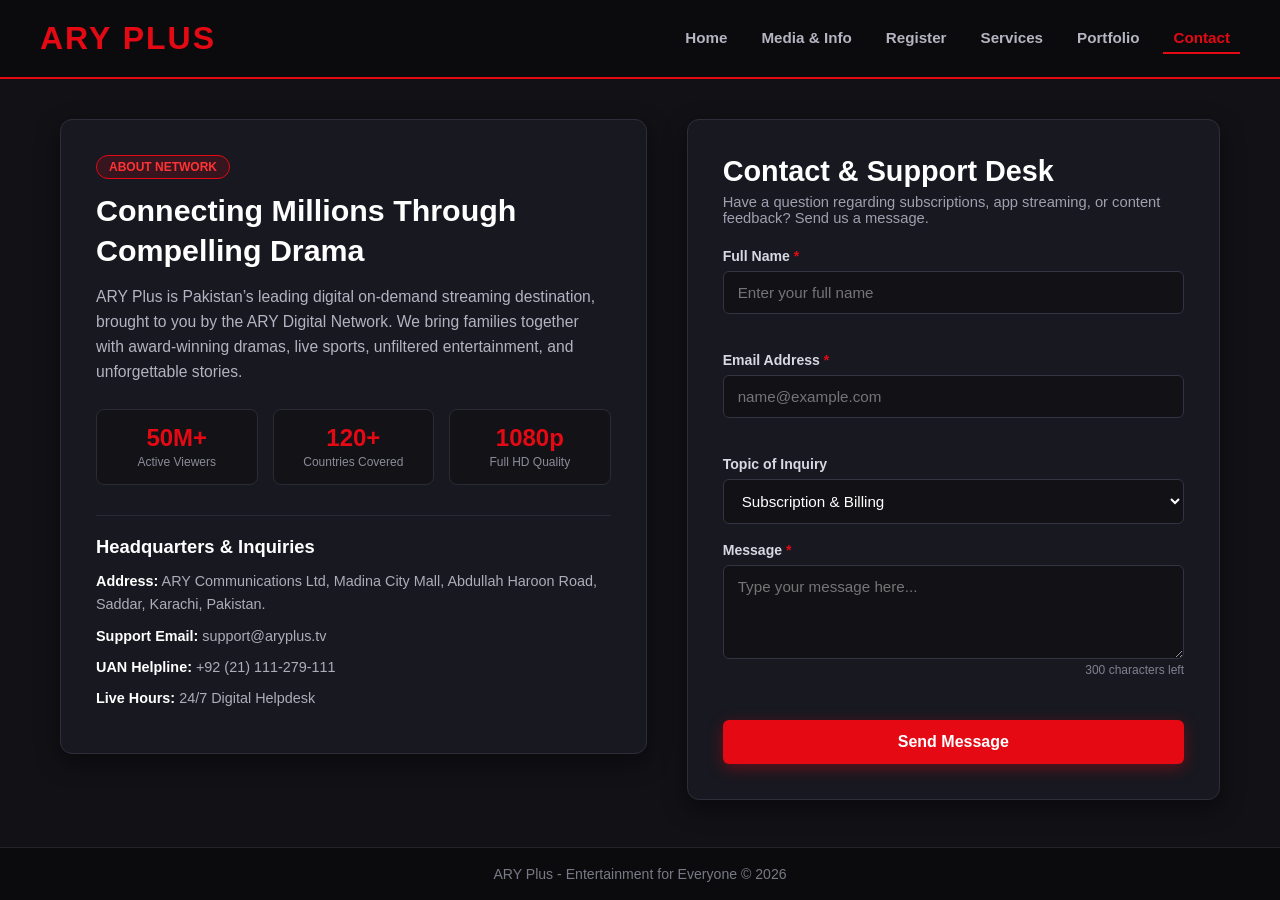
<file: ARY PLUS PROJECT(1+2)/contact.html>
<!DOCTYPE html>
<html lang="en">
<head>
    <meta charset="UTF-8">
    <meta name="viewport" content="width=device-width, initial-scale=1.0">
    <title>ARY Plus - About & Support</title>
    <link rel="stylesheet" href="contact.css">
</head>
<body>

    <header>
        <div class="nav-container">
            <h1>ARY PLUS</h1>
            <nav>
                <a href="index.html">Home</a>
                <a href="media.html">Media & Info</a>
                <a href="register.html">Register</a>
                <a href="services.html">Services</a>
                <a href="portfolio.html">Portfolio</a>
                <a href="contact.html" class="active">Contact</a>
            </nav>
        </div>
    </header>

    <main>
        <div class="contact-layout">

            <!-- ABOUT SECTION -->
            <section class="about-section">
                <span class="badge">About Network</span>
                <h2>Connecting Millions Through Compelling Drama</h2>
                <p>
                    ARY Plus is Pakistan’s leading digital on-demand streaming destination, brought to you by the ARY Digital Network. We bring families together with award-winning dramas, live sports, unfiltered entertainment, and unforgettable stories.
                </p>

                <div class="network-stats">
                    <div class="stat-box">
                        <span class="stat-number">50M+</span>
                        <span class="stat-label">Active Viewers</span>
                    </div>
                    <div class="stat-box">
                        <span class="stat-number">120+</span>
                        <span class="stat-label">Countries Covered</span>
                    </div>
                    <div class="stat-box">
                        <span class="stat-number">1080p</span>
                        <span class="stat-label">Full HD Quality</span>
                    </div>
                </div>

                <div class="contact-details">
                    <h3>Headquarters & Inquiries</h3>
                    <p><strong>Address:</strong> ARY Communications Ltd, Madina City Mall, Abdullah Haroon Road, Saddar, Karachi, Pakistan.</p>
                    <p><strong>Support Email:</strong> support@aryplus.tv</p>
                    <p><strong>UAN Helpline:</strong> +92 (21) 111-279-111</p>
                    <p><strong>Live Hours:</strong> 24/7 Digital Helpdesk</p>
                </div>
            </section>

            <!-- CONTACT FORM SECTION -->
            <section class="form-section">
                <h2>Contact & Support Desk</h2>
                <p class="form-desc">Have a question regarding subscriptions, app streaming, or content feedback? Send us a message.</p>

                <!-- DYNAMIC JAVASCRIPT ALERT BANNER -->
                <div id="statusMessage" class="status-banner" style="display: none;"></div>

                <form id="contactForm" novalidate>
                    <div class="form-group">
                        <label for="fullName">Full Name <span class="required">*</span></label>
                        <input type="text" id="fullName" placeholder="Enter your full name">
                        <small class="error-text" id="nameError"></small>
                    </div>

                    <div class="form-group">
                        <label for="userEmail">Email Address <span class="required">*</span></label>
                        <input type="email" id="userEmail" placeholder="name@example.com">
                        <small class="error-text" id="emailError"></small>
                    </div>

                    <div class="form-group">
                        <label for="inquiryType">Topic of Inquiry</label>
                        <select id="inquiryType">
                            <option value="subscription">Subscription & Billing</option>
                            <option value="technical">Video / App Technical Issue</option>
                            <option value="content">Drama Suggestion & Feedback</option>
                            <option value="press">Media & Press Inquiries</option>
                        </select>
                    </div>

                    <div class="form-group">
                        <label for="userMsg">Message <span class="required">*</span></label>
                        <textarea id="userMsg" rows="4" maxlength="300" placeholder="Type your message here..."></textarea>
                        <div class="char-count"><span id="charLeft">300</span> characters left</div>
                        <small class="error-text" id="msgError"></small>
                    </div>

                    <button type="submit" id="submitBtn" class="btn-submit">Send Message</button>
                </form>
            </section>

        </div>
    </main>

    <footer>
        <p>ARY Plus - Entertainment for Everyone © 2026</p>
    </footer>

    <!-- EXTERNAL JS SCRIPT -->
    <script src="contact.js"></script>
</body>
</html>
</file>
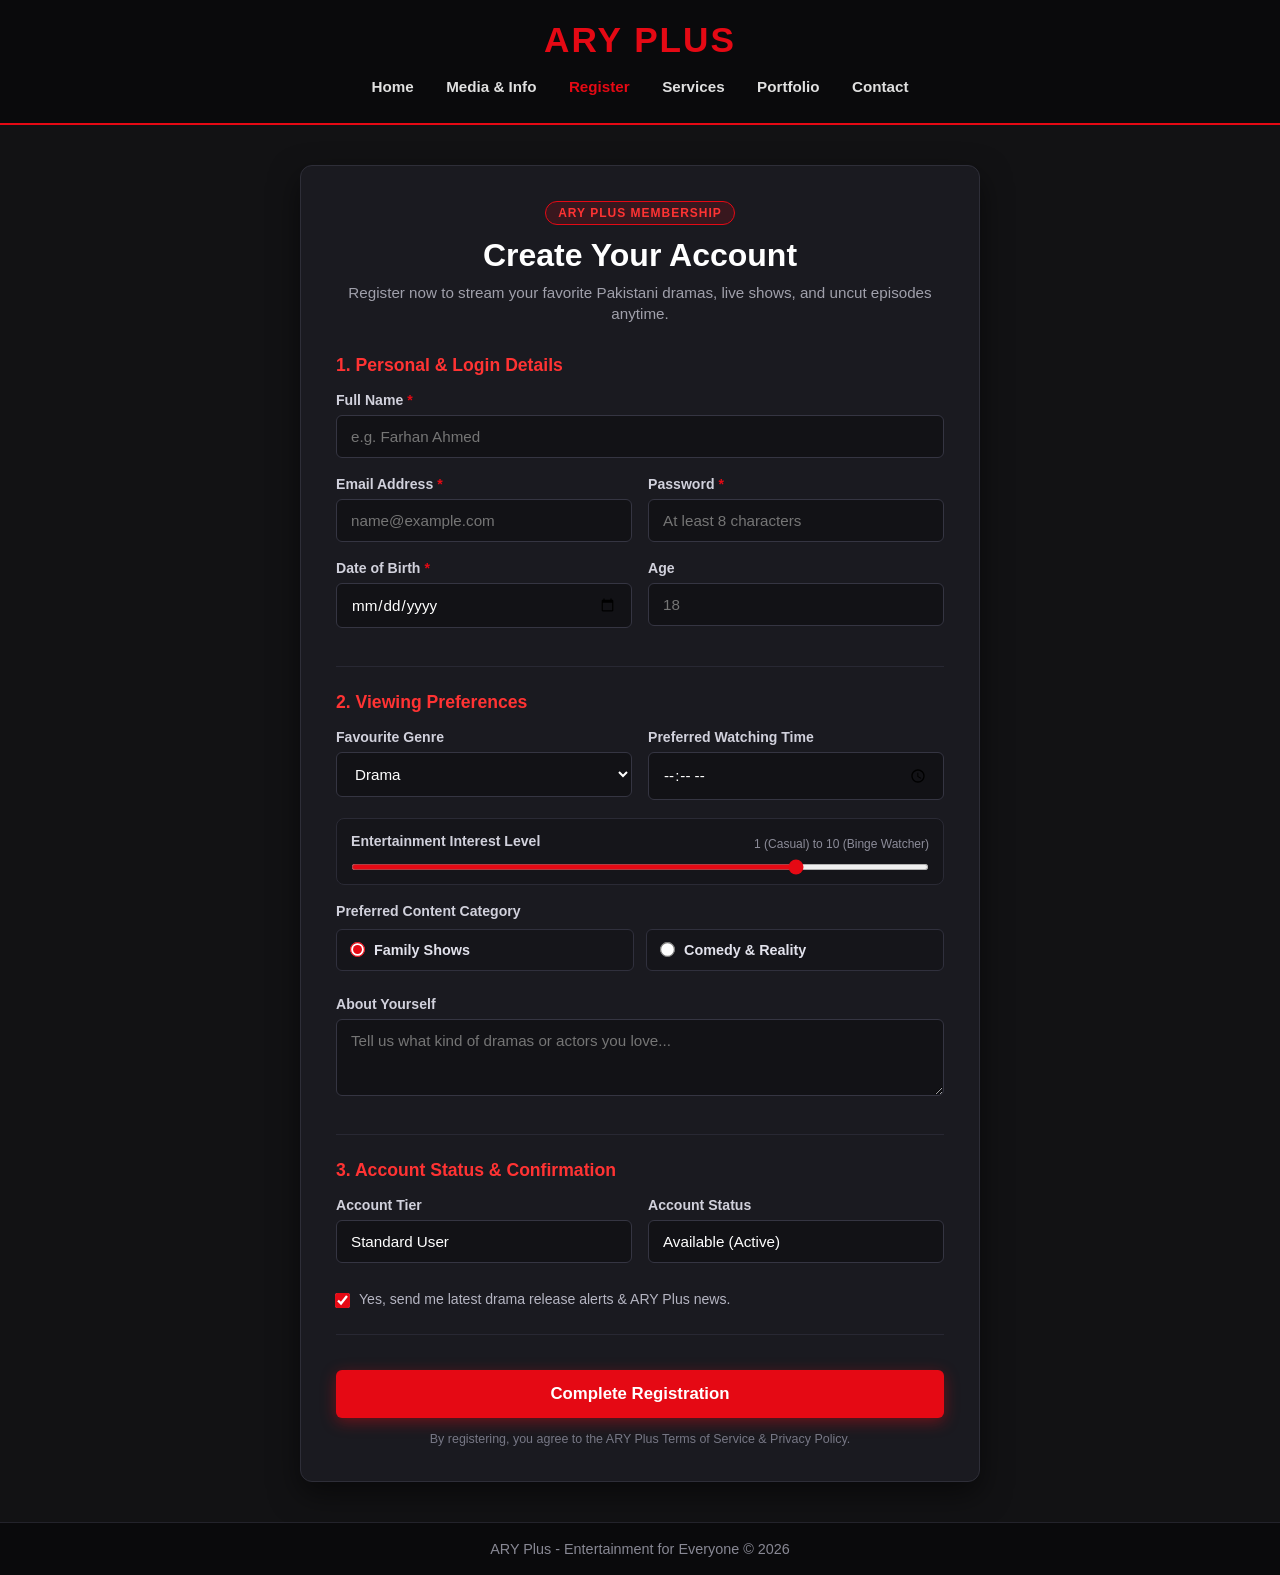
<file: ARY PLUS PROJECT(1+2)/register.html>
<!DOCTYPE html>
<html lang="en">
<head>
    <meta charset="UTF-8">
    <meta name="viewport" content="width=device-width, initial-scale=1.0">
    <title>ARY Plus - Register</title>
    <link rel="stylesheet" href="register.css">
</head>
<body>

    <header>
        <h1>ARY PLUS</h1>
        <nav>
            <a href="index.html">Home</a>
            <a href="media.html">Media & Info</a>
            <a href="register.html" class="active">Register</a>
            <a href="services.html">Services</a>
            <a href="portfolio.html">Portfolio</a>
            <a href="contact.html">Contact</a>
        </nav>
    </header>

    <main>
        <div class="register-wrapper">
            
            <!-- HEADER INFO -->
            <div class="form-header">
                <span class="badge">ARY Plus Membership</span>
                <h2>Create Your Account</h2>
                <p>Register now to stream your favorite Pakistani dramas, live shows, and uncut episodes anytime.</p>
            </div>

            <!-- REGISTRATION FORM -->
            <form class="register-form">

                <!-- SECTION 1: PERSONAL & CREDENTIALS -->
                <div class="form-section">
                    <h3 class="section-heading">1. Personal & Login Details</h3>

                    <div class="form-group">
                        <label for="name">Full Name <span class="required">*</span></label>
                        <input type="text" id="name" name="name"
                               placeholder="e.g. Farhan Ahmed"
                               required minlength="3" maxlength="40">
                    </div>

                    <div class="form-row">
                        <div class="form-group">
                            <label for="email">Email Address <span class="required">*</span></label>
                            <input type="email" id="email" name="email"
                                   placeholder="name@example.com" required>
                        </div>

                        <div class="form-group">
                            <label for="password">Password <span class="required">*</span></label>
                            <input type="password" id="password" name="password"
                                   placeholder="At least 8 characters"
                                   required minlength="8">
                        </div>
                    </div>

                    <div class="form-row">
                        <div class="form-group">
                            <label for="dob">Date of Birth <span class="required">*</span></label>
                            <input type="date" id="dob" name="dob" required>
                        </div>

                        <div class="form-group">
                            <label for="age">Age</label>
                            <input type="number" id="age" name="age" min="13" max="100" placeholder="18">
                        </div>
                    </div>
                </div>

                <!-- SECTION 2: VIEWING PREFERENCES -->
                <div class="form-section">
                    <h3 class="section-heading">2. Viewing Preferences</h3>

                    <div class="form-row">
                        <div class="form-group">
                            <label for="genre">Favourite Genre</label>
                            <select id="genre" name="genre">
                                <option value="">Choose a genre</option>
                                <option value="drama" selected>Drama</option>
                                <option value="comedy">Comedy</option>
                                <option value="romance">Romance</option>
                                <option value="thriller">Thriller</option>
                            </select>
                        </div>

                        <div class="form-group">
                            <label for="time">Preferred Watching Time</label>
                            <input type="time" id="time" name="time">
                        </div>
                    </div>

                    <div class="form-group range-group">
                        <div class="range-header">
                            <label for="interest">Entertainment Interest Level</label>
                            <span class="range-hint">1 (Casual) to 10 (Binge Watcher)</span>
                        </div>
                        <input type="range" id="interest" name="interest" min="1" max="10" value="8">
                    </div>

                    <div class="form-group">
                        <label class="group-label">Preferred Content Category</label>
                        <div class="radio-group">
                            <label class="choice-card">
                                <input type="radio" name="content" value="family" checked>
                                <span class="choice-text">Family Shows</span>
                            </label>

                            <label class="choice-card">
                                <input type="radio" name="content" value="comedy">
                                <span class="choice-text">Comedy & Reality</span>
                            </label>
                        </div>
                    </div>

                    <div class="form-group">
                        <label for="about">About Yourself</label>
                        <textarea id="about" name="about" rows="3"
                                  placeholder="Tell us what kind of dramas or actors you love..."></textarea>
                    </div>
                </div>

                <!-- SECTION 3: ACCOUNT STATUS & OPTIONS -->
                <div class="form-section">
                    <h3 class="section-heading">3. Account Status & Confirmation</h3>

                    <div class="form-row">
                        <div class="form-group">
                            <label for="username">Account Tier</label>
                            <input type="text" id="username" value="Standard User" readonly class="input-readonly">
                        </div>

                        <div class="form-group">
                            <label for="status">Account Status</label>
                            <input type="text" id="status" value="Available (Active)" disabled class="input-disabled">
                        </div>
                    </div>

                    <div class="checkbox-container">
                        <label class="choice checkbox-label">
                            <input type="checkbox" name="updates" checked>
                            <span>Yes, send me latest drama release alerts & ARY Plus news.</span>
                        </label>
                    </div>
                </div>

                <!-- SUBMIT BUTTON -->
                <button type="submit" class="submit-btn">Complete Registration</button>
                
                <p class="terms-note">
                    By registering, you agree to the ARY Plus Terms of Service & Privacy Policy.
                </p>

            </form>
        </div>
    </main>

    <footer>
        <p>ARY Plus - Entertainment for Everyone © 2026</p>
    </footer>

</body>
</html>
</file>
<file: ARY PLUS PROJECT(1+2)/contact.css>
* {
    box-sizing: border-box;
    margin: 0;
    padding: 0;
}

body {
    background-color: #111116;
    color: #ffffff;
    font-family: Arial, Helvetica, sans-serif;
    min-height: 100vh;
    display: flex;
    flex-direction: column;
}

/* RESTYLED HEADER SPECIFIC TO CONTACT */
header {
    background-color: #0b0b0e;
    border-bottom: 2px solid #e50914;
    padding: 20px 25px;
}

.nav-container {
    max-width: 1200px;
    margin: 0 auto;
    display: flex;
    justify-content: space-between;
    align-items: center;
    flex-wrap: wrap;
    gap: 15px;
}

header h1 {
    color: #e50914;
    font-size: 2rem;
    letter-spacing: 2px;
}

nav {
    display: flex;
    gap: 14px;
    flex-wrap: wrap;
}

nav a {
    color: #b5b5c2;
    text-decoration: none;
    font-size: 0.95rem;
    font-weight: bold;
    padding: 6px 10px;
    border-bottom: 2px solid transparent;
    transition: color 0.2s ease, border-color 0.2s ease;
}

nav a:hover, nav a.active {
    color: #e50914;
    border-color: #e50914;
}

/* MAIN SECTION: MIXING GRID & FLEXBOX */
main {
    flex: 1;
    max-width: 1200px;
    margin: 40px auto;
    padding: 0 20px;
    width: 100%;
}

/* CSS GRID FOR 2-COLUMN MAIN LAYOUT (Syllabus Requirement) */
.contact-layout {
    display: grid;
    grid-template-columns: 1.1fr 1fr;
    gap: 40px;
    align-items: start;
}

/* ABOUT SECTION (USES FLEXBOX INTERNALLY) */
.about-section {
    background-color: #181820;
    border: 1px solid #2e2e3b;
    border-radius: 12px;
    padding: 35px;
    box-shadow: 0 8px 24px rgba(0, 0, 0, 0.4);
}

.badge {
    display: inline-block;
    background-color: rgba(229, 9, 20, 0.15);
    color: #ff3333;
    border: 1px solid #e50914;
    font-size: 0.75rem;
    font-weight: bold;
    padding: 4px 12px;
    border-radius: 20px;
    text-transform: uppercase;
    margin-bottom: 12px;
}

.about-section h2 {
    font-size: 1.9rem;
    margin-bottom: 14px;
    line-height: 1.3;
}

.about-section p {
    color: #b3b3c2;
    font-size: 0.98rem;
    line-height: 1.6;
    margin-bottom: 25px;
}

/* FLEXBOX FOR STATS */
.network-stats {
    display: flex;
    gap: 15px;
    margin-bottom: 30px;
    flex-wrap: wrap;
}

.stat-box {
    flex: 1;
    min-width: 100px;
    background-color: #121217;
    border: 1px solid #2b2b36;
    border-radius: 8px;
    padding: 14px;
    text-align: center;
}

.stat-number {
    display: block;
    font-size: 1.5rem;
    font-weight: bold;
    color: #e50914;
}

.stat-label {
    font-size: 0.75rem;
    color: #8c8c9a;
}

.contact-details {
    border-top: 1px solid #292936;
    padding-top: 20px;
}

.contact-details h3 {
    font-size: 1.15rem;
    margin-bottom: 12px;
    color: #ffffff;
}

.contact-details p {
    font-size: 0.9rem;
    margin-bottom: 8px;
    color: #adadb8;
}

.contact-details strong {
    color: #ffffff;
}

/* CONTACT FORM SECTION (FLEXBOX FORM ELEMENTS) */
.form-section {
    background-color: #181820;
    border: 1px solid #2e2e3b;
    border-radius: 12px;
    padding: 35px;
    box-shadow: 0 8px 24px rgba(0, 0, 0, 0.4);
}

.form-section h2 {
    font-size: 1.8rem;
    margin-bottom: 6px;
}

.form-desc {
    color: #9f9fb0;
    font-size: 0.92rem;
    margin-bottom: 22px;
}

.form-group {
    display: flex;
    flex-direction: column;
    margin-bottom: 18px;
}

label {
    font-size: 0.88rem;
    font-weight: bold;
    margin-bottom: 7px;
    color: #d8d8e2;
}

.required {
    color: #e50914;
}

input[type="text"],
input[type="email"],
select,
textarea {
    width: 100%;
    padding: 12px 14px;
    background-color: #121216;
    border: 1px solid #333342;
    border-radius: 6px;
    color: #ffffff;
    font-size: 0.95rem;
    font-family: inherit;
    outline: none;
    transition: border-color 0.2s ease;
}

input:focus,
select:focus,
textarea:focus {
    border-color: #e50914;
}

textarea {
    resize: vertical;
}

.char-count {
    font-size: 0.75rem;
    color: #818190;
    text-align: right;
    margin-top: 4px;
}

.error-text {
    color: #ff4d4d;
    font-size: 0.78rem;
    margin-top: 4px;
    min-height: 16px;
}

.btn-submit {
    width: 100%;
    background-color: #e50914;
    color: #ffffff;
    padding: 13px;
    font-size: 1rem;
    font-weight: bold;
    border: none;
    border-radius: 6px;
    cursor: pointer;
    box-shadow: 0 4px 15px rgba(229, 9, 20, 0.35);
    transition: background-color 0.25s ease, transform 0.2s ease;
    margin-top: 5px;
}

.btn-submit:hover {
    background-color: #b80710;
    transform: translateY(-2px);
}

/* JAVASCRIPT ALERT BANNER STYLING */
.status-banner {
    padding: 14px;
    border-radius: 6px;
    margin-bottom: 20px;
    font-size: 0.92rem;
    line-height: 1.4;
    border: 1px solid transparent;
}

.status-banner.success {
    background-color: rgba(39, 174, 96, 0.15);
    border-color: #27ae60;
    color: #2ecc71;
}

/* FOOTER */
footer {
    background-color: #0b0b0e;
    border-top: 1px solid #23232c;
    padding: 18px;
    text-align: center;
    color: #797985;
    font-size: 0.88rem;
}

/* MEDIA QUERIES (Syllabus Requirement) */
@media (max-width: 900px) {
    .contact-layout {
        grid-template-columns: 1fr;
        gap: 30px;
    }
}

@media (max-width: 550px) {
    .nav-container {
        flex-direction: column;
        text-align: center;
    }

    .about-section, .form-section {
        padding: 24px 18px;
    }
}
</file>
<file: ARY PLUS PROJECT(1+2)/register.css>
* {
    box-sizing: border-box;
    margin: 0;
    padding: 0;
}

body {
    background-color: #121214;
    color: #ffffff;
    font-family: Arial, sans-serif;
    min-height: 100vh;
    display: flex;
    flex-direction: column;
}

/* HEADER & NAVBAR */
header {
    background-color: #0a0a0c;
    padding: 20px 15px;
    text-align: center;
    border-bottom: 2px solid #e50914;
}

header h1 {
    color: #e50914;
    margin: 0 0 10px 0;
    font-size: 2.2rem;
    letter-spacing: 2px;
}

nav a {
    color: #e0e0e0;
    text-decoration: none;
    margin: 8px 14px;
    font-size: 0.95rem;
    font-weight: bold;
    display: inline-block;
    transition: color 0.2s ease;
}

nav a:hover, nav a.active {
    color: #e50914;
}

/* MAIN CONTAINER */
main {
    flex: 1;
    padding: 40px 20px;
    display: flex;
    justify-content: center;
    align-items: center;
}

.register-wrapper {
    width: 100%;
    max-width: 680px;
    background-color: #1a1a20;
    border: 1px solid #2e2e38;
    border-radius: 12px;
    padding: 35px;
    box-shadow: 0 12px 30px rgba(0, 0, 0, 0.5);
}

/* FORM HEADER */
.form-header {
    text-align: center;
    margin-bottom: 30px;
}

.badge {
    display: inline-block;
    background-color: rgba(229, 9, 20, 0.15);
    color: #ff3333;
    border: 1px solid #e50914;
    font-size: 0.75rem;
    font-weight: bold;
    padding: 4px 12px;
    border-radius: 20px;
    text-transform: uppercase;
    letter-spacing: 1px;
    margin-bottom: 12px;
}

.form-header h2 {
    font-size: 2rem;
    color: #ffffff;
    margin-bottom: 8px;
}

.form-header p {
    color: #a0a0ab;
    font-size: 0.95rem;
    line-height: 1.4;
}

/* FORM SECTIONS */
.form-section {
    margin-bottom: 25px;
    padding-bottom: 20px;
    border-bottom: 1px solid #282833;
}

.section-heading {
    color: #ff3333;
    font-size: 1.1rem;
    margin-bottom: 16px;
    display: flex;
    align-items: center;
}

/* FORM FIELDS */
.form-group {
    margin-bottom: 18px;
    display: flex;
    flex-direction: column;
}

.form-row {
    display: grid;
    grid-template-columns: 1fr 1fr;
    gap: 16px;
}

label {
    font-size: 0.88rem;
    font-weight: bold;
    color: #d1d1dc;
    margin-bottom: 7px;
}

.group-label {
    margin-bottom: 10px;
}

.required {
    color: #e50914;
}

/* INPUT CONTROLS */
input[type="text"],
input[type="email"],
input[type="password"],
input[type="date"],
input[type="number"],
input[type="time"],
select,
textarea {
    width: 100%;
    padding: 12px 14px;
    background-color: #121216;
    border: 1px solid #353542;
    border-radius: 6px;
    color: #ffffff;
    font-size: 0.95rem;
    font-family: inherit;
    transition: border-color 0.2s ease, box-shadow 0.2s ease;
    outline: none;
}

input:focus,
select:focus,
textarea:focus {
    border-color: #e50914;
    box-shadow: 0 0 0 3px rgba(229, 9, 20, 0.25);
}

textarea {
    resize: vertical;
}

/* READONLY & DISABLED */
.input-readonly {
    background-color: #1a1a24;
    color: #8f8fa3;
    border-style: dashed;
    cursor: not-allowed;
}

.input-disabled {
    background-color: #15151c;
    color: #555563;
    cursor: not-allowed;
}

/* RANGE SLIDER */
.range-group {
    background: #15151a;
    padding: 14px;
    border-radius: 8px;
    border: 1px solid #2a2a35;
}

.range-header {
    display: flex;
    justify-content: space-between;
    align-items: center;
    margin-bottom: 8px;
}

.range-hint {
    font-size: 0.75rem;
    color: #8c8c99;
}

input[type="range"] {
    accent-color: #e50914;
    cursor: pointer;
    width: 100%;
    height: 6px;
    background: #2b2b36;
    border-radius: 3px;
}

/* RADIO BUTTONS & CHECKBOXES */
.radio-group {
    display: grid;
    grid-template-columns: 1fr 1fr;
    gap: 12px;
}

.choice-card {
    display: flex;
    align-items: center;
    gap: 10px;
    background-color: #15151a;
    border: 1px solid #30303d;
    padding: 12px 14px;
    border-radius: 6px;
    cursor: pointer;
    transition: border-color 0.2s ease, background 0.2s ease;
}

.choice-card:hover {
    border-color: #e50914;
    background-color: #1e1e24;
}

.choice-card input[type="radio"] {
    accent-color: #e50914;
    transform: scale(1.15);
}

.choice-text {
    font-size: 0.9rem;
    color: #e2e2ec;
}

.checkbox-container {
    margin-top: 10px;
}

.checkbox-label {
    display: flex;
    align-items: flex-start;
    gap: 10px;
    cursor: pointer;
    font-size: 0.88rem;
    color: #b5b5c2;
    font-weight: normal;
}

.checkbox-label input[type="checkbox"] {
    accent-color: #e50914;
    transform: scale(1.15);
    margin-top: 3px;
}

/* SUBMIT BUTTON */
.submit-btn {
    width: 100%;
    background-color: #e50914;
    color: #ffffff;
    padding: 14px;
    font-size: 1.05rem;
    font-weight: bold;
    border: none;
    border-radius: 6px;
    cursor: pointer;
    box-shadow: 0 4px 15px rgba(229, 9, 20, 0.4);
    transition: background-color 0.2s ease, transform 0.2s ease;
    margin-top: 10px;
}

.submit-btn:hover {
    background-color: #c00610;
    transform: translateY(-2px);
    box-shadow: 0 6px 20px rgba(229, 9, 20, 0.6);
}

.terms-note {
    text-align: center;
    font-size: 0.78rem;
    color: #777785;
    margin-top: 14px;
}

/* FOOTER */
footer {
    background-color: #0a0a0c;
    border-top: 1px solid #23232b;
    padding: 18px;
    text-align: center;
    color: #888894;
    font-size: 0.9rem;
}

/* MOBILE RESPONSIVE */
@media (max-width: 600px) {
    .register-wrapper {
        padding: 22px 16px;
    }

    .form-row, .radio-group {
        grid-template-columns: 1fr;
    }
}
</file>
